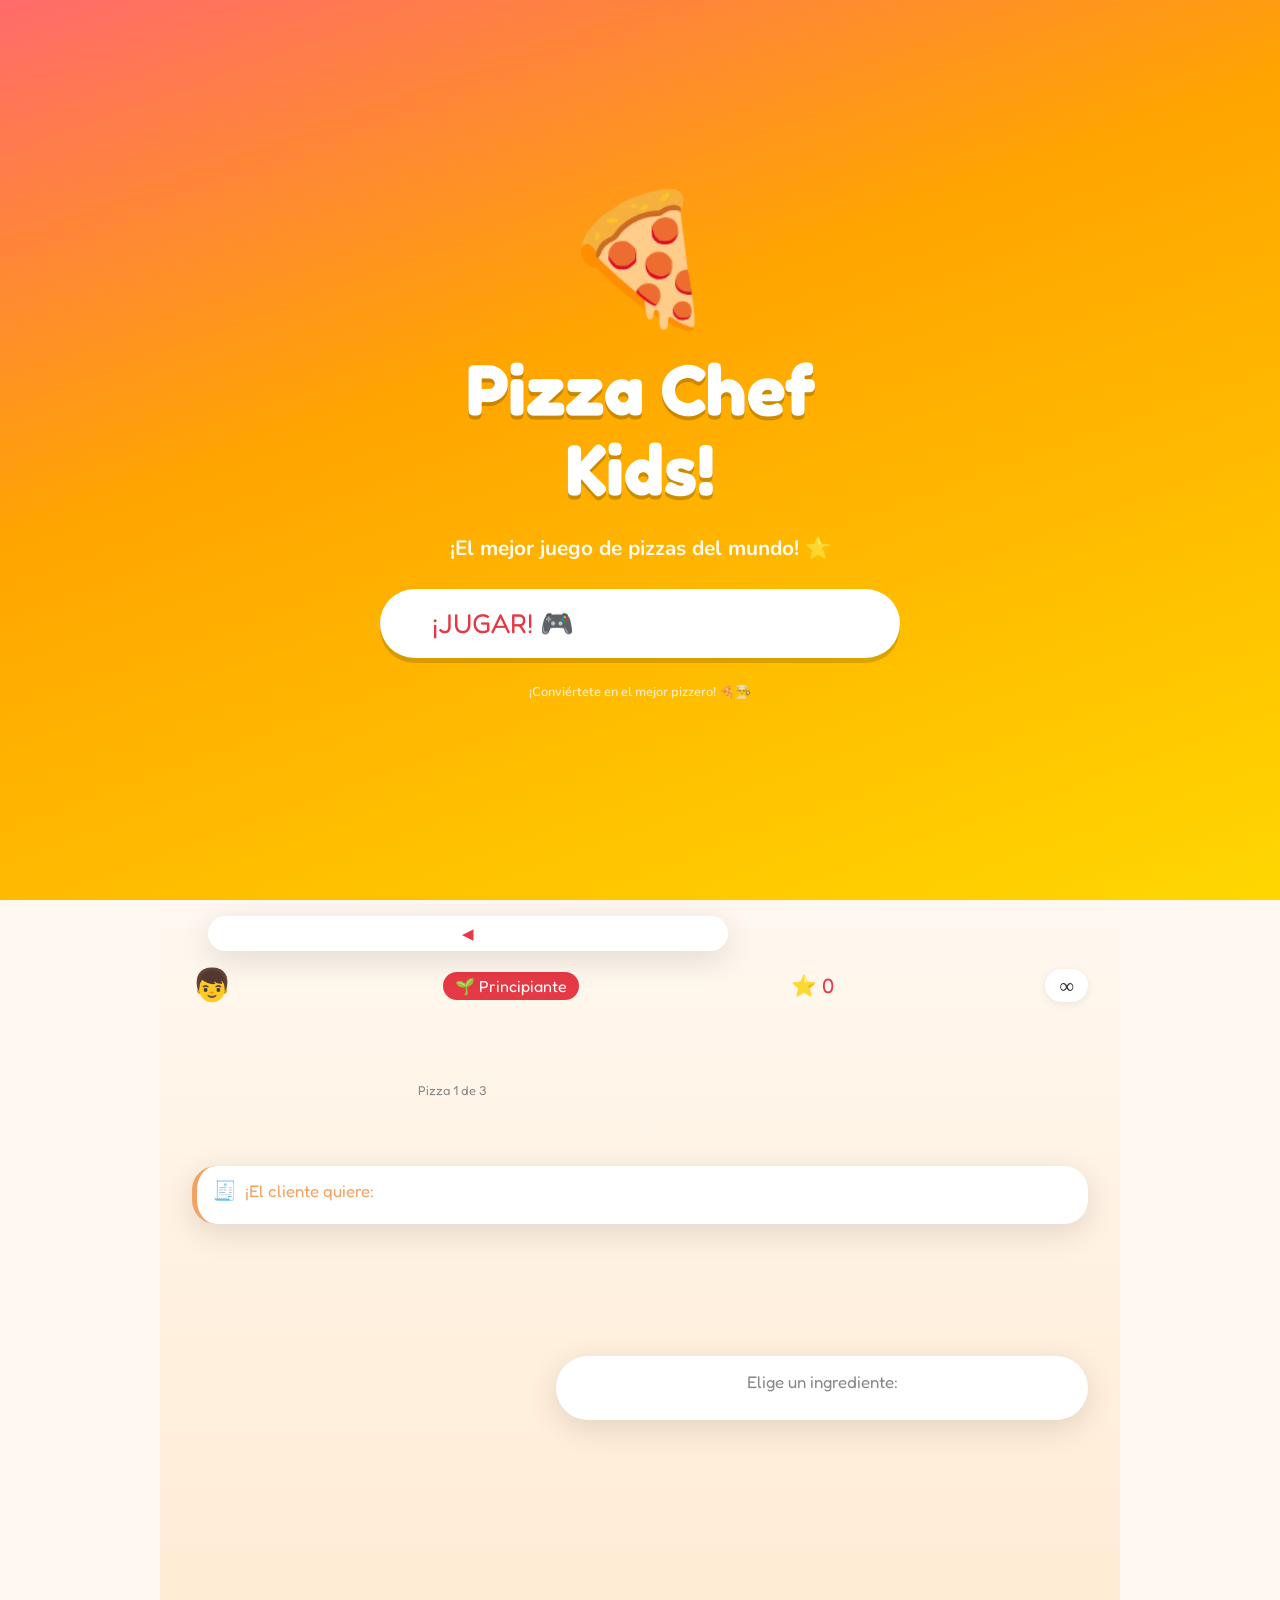
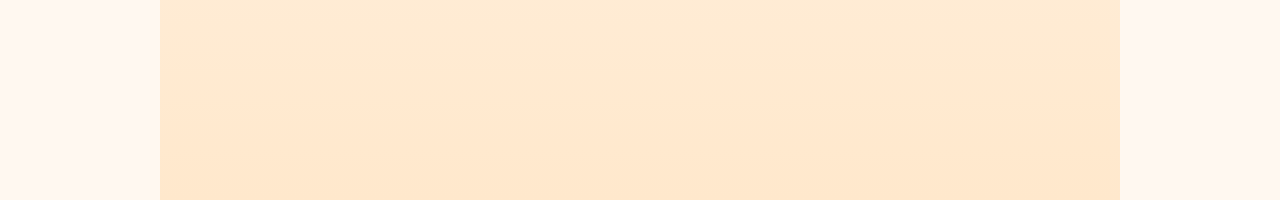
<file: index.html>
<!DOCTYPE html>
<html lang="es">

<head>
    <meta charset="UTF-8" />
    <meta name="viewport" content="width=device-width, initial-scale=1.0, maximum-scale=1.0, user-scalable=no" />
    <title>🍕 juego para cocinar pizzas!</title>
    <link rel="preconnect" href="https://fonts.googleapis.com" />
    <link rel="preconnect" href="https://fonts.gstatic.com" crossorigin />
    <link
        href="https://fonts.googleapis.com/css2?family=Fredoka+One&family=Nunito:wght@400;600;700;800;900&display=swap"
        rel="stylesheet" />
    <link rel="stylesheet" href="css/reset.css" />
    <link rel="stylesheet" href="css/variables.css" />
    <link rel="stylesheet" href="css/layout.css" />
    <link rel="stylesheet" href="css/screens.css" />
    <link rel="stylesheet" href="css/components.css" />
    <link rel="stylesheet" href="css/animations.css" />
    <link rel="stylesheet" href="css/responsive.css" />
</head>

<body>

    <div class="bg-floaties" id="floaties"></div>
    <div class="toast" id="toast"></div>

    <div class="oven-overlay" id="oven-overlay" style="display:none">
        <div class="oven-emoji">🫓</div>
        <div class="oven-text" id="oven-text">¡Horneando!</div>
        <div class="oven-bar-bg">
            <div class="oven-bar" id="oven-bar"></div>
        </div>
    </div>

    <!-- PANTALLA 1: TÍTULO -->
    <div class="screen active" id="screen-title">
        <div class="title-pizza">🍕</div>
        <h1 class="game-title">Pizza Chef<br />Kids!</h1>
        <p class="game-subtitle">¡El mejor juego de pizzas del mundo! 🌟</p>
        <button class="btn btn-start" onclick="goTo('character')">¡JUGAR! 🎮</button>
        <p class="title-hint">¡Conviértete en el mejor pizzero! 🍕👨‍🍳</p>
    </div>

    <!-- PANTALLA 2: PERSONAJE -->
    <div class="screen" id="screen-character">
        <button class="btn-back" onclick="goTo('title')">◀ Atrás</button>
        <h2 class="screen-heading">¿Quién eres tú? 👀</h2>
        <p class="screen-subheading">Elige tu chef favorito</p>
        <div class="characters-grid">
            <div class="char-card" onclick="selectChar(this,'👦','Marco','¡Le encanta la pizza!')" data-char="👦">
                <span class="char-emoji">👦</span>
                <div class="char-name">Marco</div>
                <div class="char-role">Chef Aventurero</div>
                <div class="char-desc">¡Le encanta la pizza!</div>
            </div>
            <div class="char-card" onclick="selectChar(this,'👧','Sofía','¡Ama las pizzas dulces!')" data-char="👧">
                <span class="char-emoji">👧</span>
                <div class="char-name">Sofía</div>
                <div class="char-role">Chef Creativa</div>
                <div class="char-desc">¡Ama las pizzas dulces!</div>
            </div>
            <div class="char-card" onclick="selectChar(this,'🧒','Leo','¡El rey de las especias!')" data-char="🧒">
                <span class="char-emoji">🧒</span>
                <div class="char-name">Leo</div>
                <div class="char-role">Chef Picante</div>
                <div class="char-desc">¡El rey de las especias!</div>
            </div>
            <div class="char-card" onclick="selectChar(this,'👩','Luna','¡Pizza = felicidad!')" data-char="👩">
                <span class="char-emoji">👩</span>
                <div class="char-name">Luna</div>
                <div class="char-role">Chef Perfeccionista</div>
                <div class="char-desc">¡Pizza = felicidad!</div>
            </div>
            <div class="char-card" onclick="selectChar(this,'🧑‍🍳','Suso','¡Maestro de los toppings locos!')" data-char="🧑‍🍳">
                <span class="char-emoji">🧑‍🍳</span>
                <div class="char-name">Suso</div>
                <div class="char-role">Chef Ingenioso</div>
                <div class="char-desc">¡Maestro de los toppings locos!</div>
            </div>
        </div>
        <button class="btn btn-yellow" id="btn-choose-char" onclick="goTo('level')" style="display:none">¡Elegir este!
            ✅</button>
    </div>

    <!-- PANTALLA 3: NIVEL -->
    <div class="screen" id="screen-level">
        <button class="btn-back" onclick="goTo('character')">◀ Atrás</button>
        <h2 class="screen-heading">Elige tu nivel 🏆</h2>
        <p class="screen-subheading">¿Cuánto sabes de pizzas?</p>
        <div class="levels-list">
            <div class="level-card" onclick="startGame(0)">
                <div class="level-icon">🌱</div>
                <div class="level-info">
                    <h3 class="level-name">Principiante</h3>
                    <p class="level-desc">Pizza simple · Sin tiempo · 2 ingredientes</p>
                    <p class="level-rounds">3 pizzas</p>
                </div>
                <div class="level-stars">⭐</div>
            </div>
            <div class="level-card" onclick="startGame(1)">
                <div class="level-icon">🍕</div>
                <div class="level-info">
                    <h3 class="level-name">Intermedio</h3>
                    <p class="level-desc">3 ingredientes · 60 segundos</p>
                    <p class="level-rounds">3 pizzas</p>
                </div>
                <div class="level-stars">⭐⭐</div>
            </div>
            <div class="level-card" onclick="startGame(2)">
                <div class="level-icon">🔥</div>
                <div class="level-info">
                    <h3 class="level-name">Avanzado</h3>
                    <p class="level-desc">4 ingredientes · 45 segundos</p>
                    <p class="level-rounds">3 pizzas</p>
                </div>
                <div class="level-stars">⭐⭐⭐</div>
            </div>
            <div class="level-card level-expert" onclick="startGame(3)">
                <div class="level-icon">👑</div>
                <div class="level-info">
                    <h3 class="level-name">Experto</h3>
                    <p class="level-desc">5 ingredientes · 30 segundos · ¡Trampa!</p>
                    <p class="level-rounds">4 pizzas</p>
                </div>
                <div class="level-stars">⭐⭐⭐⭐⭐</div>
            </div>
        </div>
    </div>

    <!-- PANTALLA 4: JUEGO -->
    <div class="screen" id="screen-game">
        <button class="btn-back" onclick="confirmBack()">◀</button>
        <div class="hud">
            <span class="hud-char" id="hud-char">👦</span>
            <span class="hud-level" id="hud-level">🌱 Principiante</span>
            <span class="hud-score" id="hud-score">⭐ 0</span>
            <span class="hud-timer" id="hud-timer">∞</span>
        </div>
        <div class="round-indicator" id="round-indicator">Pizza 1 de 3</div>
        <div class="order-card" id="order-card">
            <div class="order-header">
                <span class="order-icon">🧾</span>
                <span class="order-title">¡El cliente quiere:</span>
            </div>
            <div class="order-ingredients" id="order-ingredients"></div>
        </div>
        <div class="pizza-workspace" id="pizza-workspace">
            <div class="chef-badge" id="chef-badge" style="display:none">👨‍🍳</div>
        </div>
        <div class="steps-bar" id="steps-bar"></div>
        <div class="action-area">
            <div class="action-title" id="action-title">Elige un ingrediente:</div>
            <div class="ingredients-grid" id="ingredients-grid"></div>
            <div class="action-btns" id="action-btns" style="display:none">
                <button class="action-btn btn-bake" onclick="startBaking()">🔥 Hornear</button>
            </div>
            <div class="cut-controls" id="cut-controls" style="display:none">
                <div class="cut-info">
                    <span class="cut-icon">✂️</span>
                    <span class="slice-count" id="slice-count">0 porciones</span>
                </div>
                <div class="cut-btns">
                    <button class="action-btn btn-cut-now" onclick="autoCutPizza()">⚡ Cortar ya</button>
                    <button class="action-btn btn-reset-cut" onclick="resetCuts()">🔄 Borrar</button>
                    <button class="action-btn btn-serve btn-serve-cut" id="btn-serve-cut" onclick="serveCutPizza()" disabled>
                        ✅ Listo
                    </button>
                </div>
            </div>
            <div class="final-serve" id="final-serve" style="display:none">
                <button class="action-btn btn-serve btn-final-serve" onclick="finalServe()">
                    🍽️ ¡Servir al cliente!
                </button>
            </div>
        </div>
    </div>

    <!-- PANTALLA 5: RESULTADOS -->
    <div class="screen" id="screen-results">
        <div class="result-emoji" id="result-emoji">🎉</div>
        <h2 class="result-title" id="result-title">¡Perfecto!</h2>
        <div class="result-score" id="result-score">1000 pts</div>
        <div class="result-stars" id="result-stars">⭐⭐⭐</div>
        <div class="result-details" id="result-details"></div>
        <div class="result-btns">
            <button class="btn btn-white" onclick="goTo('level')">Volver a niveles</button>
            <button class="btn btn-yellow" onclick="replayLevel()">¡Otra vez! 🔄</button>
            <button class="btn btn-green" onclick="goTo('title')">🏠 Inicio</button>
        </div>
    </div>

    <script src="js/data.js"></script>
    <script src="js/pizza.js"></script>
    <script src="js/game.js"></script>
    <script src="js/ui.js"></script>
    <script src="js/main.js"></script>
</body>

</html>
</file>
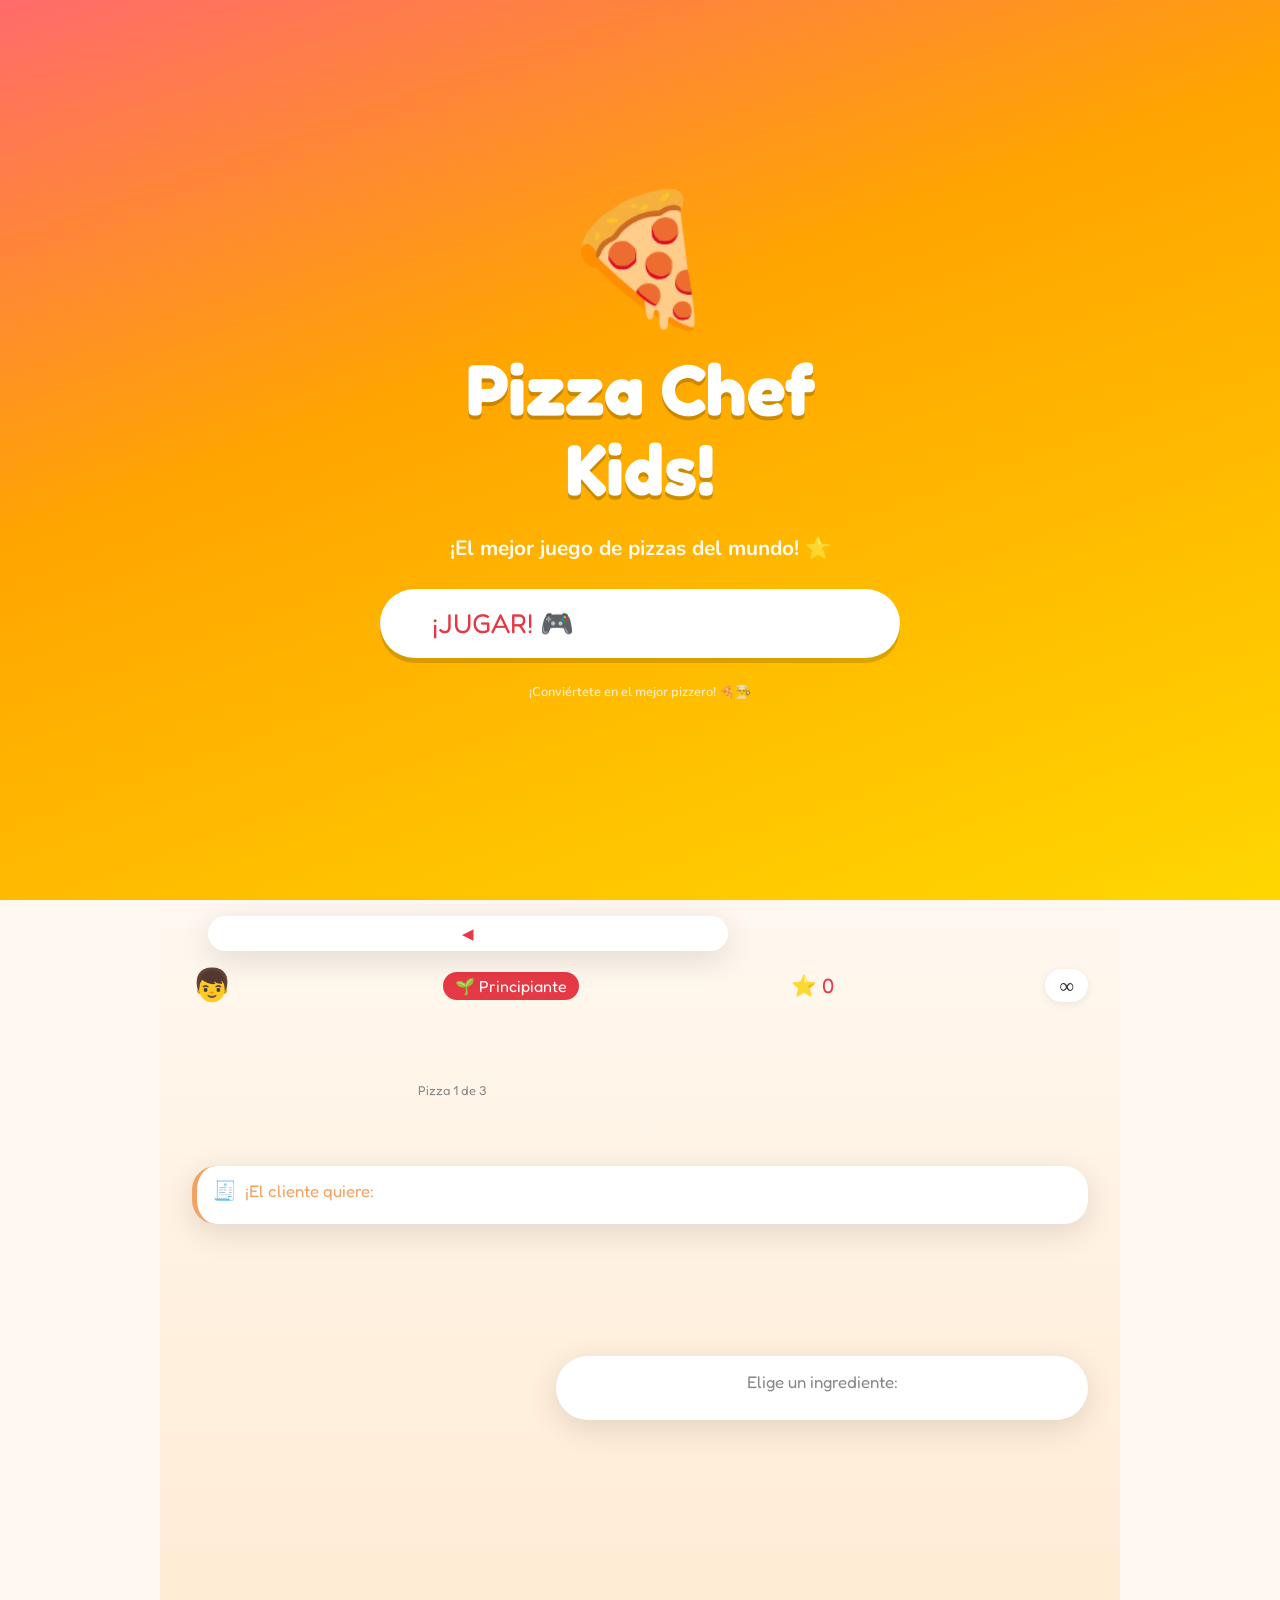
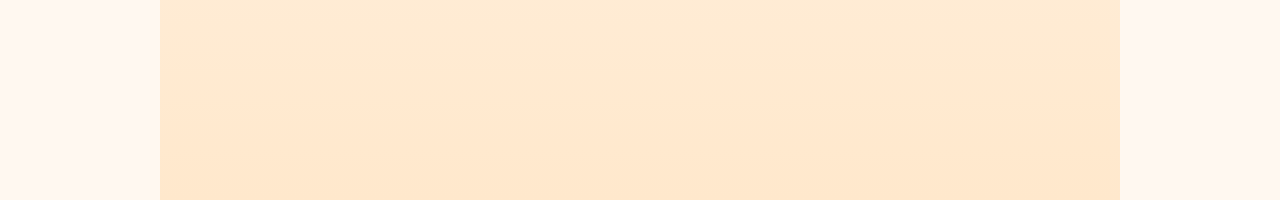
<file: index/index.html>
<!DOCTYPE html>
<html lang="es">
<head>
  <meta charset="UTF-8" />
  <meta name="viewport" content="width=device-width, initial-scale=1.0, maximum-scale=1.0, user-scalable=no" />
  <title>🍕 Pizza Chef Kids!</title>
  <link rel="preconnect" href="https://fonts.googleapis.com" />
  <link rel="preconnect" href="https://fonts.gstatic.com" crossorigin />
  <link href="https://fonts.googleapis.com/css2?family=Fredoka+One&family=Nunito:wght@400;600;700;800;900&display=swap" rel="stylesheet" />
  <link rel="stylesheet" href="../css/reset.css" />
  <link rel="stylesheet" href="../css/variables.css" />
  <link rel="stylesheet" href="../css/layout.css" />
  <link rel="stylesheet" href="../css/screens.css" />
  <link rel="stylesheet" href="../css/components.css" />
  <link rel="stylesheet" href="../css/animations.css" />
  <link rel="stylesheet" href="../css/responsive.css" />
</head>
<body>

  <div class="bg-floaties" id="floaties"></div>
  <div class="toast" id="toast"></div>

  <div class="oven-overlay" id="oven-overlay" style="display:none">
    <div class="oven-emoji">🫓</div>
    <div class="oven-text" id="oven-text">¡Horneando!</div>
    <div class="oven-bar-bg"><div class="oven-bar" id="oven-bar"></div></div>
  </div>

  <!-- PANTALLA 1: TÍTULO -->
  <div class="screen active" id="screen-title">
    <div class="title-pizza">🍕</div>
    <h1 class="game-title">Pizza Chef<br />Kids!</h1>
    <p class="game-subtitle">¡El mejor juego de pizzas del mundo! 🌟</p>
    <button class="btn btn-start" onclick="goTo('character')">¡JUGAR! 🎮</button>
    <p class="title-hint">¡Conviértete en el mejor pizzero! 🍕👨‍🍳</p>
  </div>

  <!-- PANTALLA 2: PERSONAJE -->
  <div class="screen" id="screen-character">
    <button class="btn-back" onclick="goTo('title')">◀ Atrás</button>
    <h2 class="screen-heading">¿Quién eres tú? 👀</h2>
    <p class="screen-subheading">Elige tu chef favorito</p>
    <div class="characters-grid">
      <div class="char-card" onclick="selectChar(this,'👦','Marco','¡Le encanta la pizza!')" data-char="👦">
        <span class="char-emoji">👦</span>
        <div class="char-name">Marco</div>
        <div class="char-role">Chef Aventurero</div>
        <div class="char-desc">¡Le encanta la pizza!</div>
      </div>
      <div class="char-card" onclick="selectChar(this,'👧','Sofía','¡Ama las pizzas dulces!')" data-char="👧">
        <span class="char-emoji">👧</span>
        <div class="char-name">Sofía</div>
        <div class="char-role">Chef Creativa</div>
        <div class="char-desc">¡Ama las pizzas dulces!</div>
      </div>
      <div class="char-card" onclick="selectChar(this,'🧒','Leo','¡El rey de las especias!')" data-char="🧒">
        <span class="char-emoji">🧒</span>
        <div class="char-name">Leo</div>
        <div class="char-role">Chef Picante</div>
        <div class="char-desc">¡El rey de las especias!</div>
      </div>
      <div class="char-card" onclick="selectChar(this,'👩','Luna','¡Pizza = felicidad!')" data-char="👩">
        <span class="char-emoji">👩</span>
        <div class="char-name">Luna</div>
        <div class="char-role">Chef Perfeccionista</div>
        <div class="char-desc">¡Pizza = felicidad!</div>
      </div>
      <div class="char-card" onclick="selectChar(this,'🧑‍🍳','Suso','¡Maestro de los toppings locos!')" data-char="🧑‍🍳">
        <span class="char-emoji">🧑‍🍳</span>
        <div class="char-name">Suso</div>
        <div class="char-role">Chef Ingenioso</div>
        <div class="char-desc">¡Maestro de los toppings locos!</div>
      </div>
    </div>
    <button class="btn btn-yellow" id="btn-choose-char" onclick="goTo('level')" style="display:none">¡Elegir este! ✅</button>
  </div>

  <!-- PANTALLA 3: NIVEL -->
  <div class="screen" id="screen-level">
    <button class="btn-back" onclick="goTo('character')">◀ Atrás</button>
    <h2 class="screen-heading">Elige tu nivel 🏆</h2>
    <p class="screen-subheading">¿Cuánto sabes de pizzas?</p>
    <div class="levels-list">
      <div class="level-card" onclick="startGame(0)">
        <div class="level-icon">🌱</div>
        <div class="level-info">
          <h3 class="level-name">Principiante</h3>
          <p class="level-desc">Pizza simple · Sin tiempo · 2 ingredientes</p>
          <p class="level-rounds">3 pizzas</p>
        </div>
        <div class="level-stars">⭐</div>
      </div>
      <div class="level-card" onclick="startGame(1)">
        <div class="level-icon">🍕</div>
        <div class="level-info">
          <h3 class="level-name">Intermedio</h3>
          <p class="level-desc">3 ingredientes · 60 segundos</p>
          <p class="level-rounds">3 pizzas</p>
        </div>
        <div class="level-stars">⭐⭐</div>
      </div>
      <div class="level-card" onclick="startGame(2)">
        <div class="level-icon">🔥</div>
        <div class="level-info">
          <h3 class="level-name">Avanzado</h3>
          <p class="level-desc">4 ingredientes · 45 segundos</p>
          <p class="level-rounds">3 pizzas</p>
        </div>
        <div class="level-stars">⭐⭐⭐</div>
      </div>
      <div class="level-card level-expert" onclick="startGame(3)">
        <div class="level-icon">👑</div>
        <div class="level-info">
          <h3 class="level-name">Experto</h3>
          <p class="level-desc">5 ingredientes · 30 segundos · ¡Trampa!</p>
          <p class="level-rounds">4 pizzas</p>
        </div>
        <div class="level-stars">⭐⭐⭐⭐⭐</div>
      </div>
    </div>
  </div>

  <!-- PANTALLA 4: JUEGO -->
  <div class="screen" id="screen-game">
    <button class="btn-back" onclick="confirmBack()">◀</button>
    <div class="hud">
      <span class="hud-char"  id="hud-char">👦</span>
      <span class="hud-level" id="hud-level">🌱 Principiante</span>
      <span class="hud-score" id="hud-score">⭐ 0</span>
      <span class="hud-timer" id="hud-timer">∞</span>
    </div>
    <div class="round-indicator" id="round-indicator">Pizza 1 de 3</div>
    <div class="order-card">
      <div class="order-header">
        <span class="order-icon">🧾</span>
        <span class="order-title">¡El cliente quiere:</span>
      </div>
      <div class="order-ingredients" id="order-ingredients"></div>
    </div>
    <div class="pizza-workspace" id="pizza-workspace">
      <div class="chef-badge" id="chef-badge" style="display:none">👨‍🍳</div>
    </div>
    <div class="steps-bar" id="steps-bar"></div>
    <div class="action-area">
      <div class="action-title" id="action-title">Elige un ingrediente:</div>
      <div class="ingredients-grid" id="ingredients-grid"></div>
      <div class="action-btns" id="action-btns" style="display:none">
        <button class="action-btn btn-bake" onclick="startBaking()">🔥 Hornear</button>
      </div>
      <div class="cut-controls" id="cut-controls" style="display:none">
        <div class="cut-info">
          <span class="cut-icon">✂️</span>
          <span class="slice-count" id="slice-count">0 porciones</span>
        </div>
        <div class="cut-btns">
          <button class="action-btn btn-cut-now" onclick="autoCutPizza()">⚡ Cortar ya</button>
          <button class="action-btn btn-reset-cut" onclick="resetCuts()">🔄 Borrar</button>
          <button class="action-btn btn-serve btn-serve-cut" id="btn-serve-cut" onclick="serveCutPizza()" disabled>
            ✅ Listo
          </button>
        </div>
      </div>
      <div class="final-serve" id="final-serve" style="display:none">
        <button class="action-btn btn-serve btn-final-serve" onclick="finalServe()">
          🍽️ ¡Servir al cliente!
        </button>
      </div>
    </div>
  </div>

  <!-- PANTALLA 5: RESULTADOS -->
  <div class="screen" id="screen-results">
    <div class="result-emoji" id="result-emoji">🎉</div>
    <h2 class="result-title" id="result-title">¡Perfecto!</h2>
    <div class="result-score" id="result-score">1000 pts</div>
    <div class="result-stars" id="result-stars">⭐⭐⭐</div>
    <div class="result-details" id="result-details"></div>
    <div class="result-btns">
      <button class="btn btn-white"  onclick="goTo('level')">Volver a niveles</button>
      <button class="btn btn-yellow" onclick="replayLevel()">¡Otra vez! 🔄</button>
      <button class="btn btn-green"  onclick="goTo('title')">🏠 Inicio</button>
    </div>
  </div>

  <script src="../js/data.js"></script>
  <script src="../js/pizza.js"></script>
  <script src="../js/game.js"></script>
  <script src="../js/ui.js"></script>
  <script src="../js/main.js"></script>
</body>
</html>
</file>
<file: css/variables.css>
:root {
  --tomato:#E63946;      --tomato-dark:#C1121F;
  --orange:#F4A261;      --orange-dark:#E07B3B;
  --yellow:#F9C74F;      --yellow-dark:#E0A800;
  --green:#52B788;       --green-dark:#2D6A4F;
  --sky:#48CAE4;
  --purple:#9B5DE5;
  --pink:#F72585;
  --crust:#D4A574;       --crust-dark:#B8855A;
  --crust-edge:#C49060;
  --cheese:#FFD166;
  --bg:#FFF8F0;          --bg-alt:#FFE8CC;
  --card:#FFFFFF;
  --text:#2D2D2D;        --text-muted:#888888;
  --border:#EEEEEE;
  --shadow-sm:0 2px 8px rgba(0,0,0,0.08);
  --shadow:0 8px 32px rgba(0,0,0,0.12);
  --shadow-lg:0 16px 48px rgba(0,0,0,0.16);
  --shadow-btn:0 5px 0 rgba(0,0,0,0.15);
  --shadow-btn-sm:0 3px 0 rgba(0,0,0,0.12);
  --radius-sm:8px; --radius:16px; --radius-lg:24px;
  --radius-xl:32px; --radius-full:9999px;
  --font-display:'Fredoka One',cursive;
  --font-body:'Nunito',sans-serif;
  --transition-fast:0.15s ease;
  --transition:0.25s ease;
  --transition-bounce:0.3s cubic-bezier(0.34,1.56,0.64,1);
  --pizza-size:220px;
  --z-overlay:50; --z-toast:100; --z-confetti:200;
}
</file>
<file: css/layout.css>
.screen { display:none; position:relative; z-index:1; min-height:100vh; width:100%; padding:24px 16px; }
.screen.active { display:flex; flex-direction:column; align-items:center; }
.screen > * { width:100%; max-width:520px; }

.hud {
  display:flex; justify-content:space-between; align-items:center;
  width:100%; max-width:520px; padding:8px 0;
  margin-bottom:8px; gap:8px; flex-wrap:wrap;
}
.round-indicator {
  font-family:var(--font-display); font-size:0.8rem;
  color:var(--text-muted); text-align:center; margin-bottom:8px;
}
.order-card {
  background:var(--card); border-radius:var(--radius-lg);
  padding:12px 16px; width:100%; max-width:520px;
  margin-bottom:12px; box-shadow:var(--shadow);
  border-left:5px solid var(--orange);
}
.order-header { display:flex; align-items:center; gap:8px; margin-bottom:8px; }
.pizza-workspace {
  position:relative; width:var(--pizza-size); height:var(--pizza-size);
  margin:0 auto 12px; flex-shrink:0;
}
.steps-bar {
  display:flex; gap:8px; justify-content:center;
  width:100%; max-width:520px; margin-bottom:12px;
}
.action-area {
  width:100%; max-width:520px; background:var(--card);
  border-radius:var(--radius-xl); padding:16px;
  box-shadow:var(--shadow); margin-bottom:16px;
}
.characters-grid {
  display:grid; grid-template-columns:repeat(2,1fr);
  gap:16px; width:100%; max-width:480px; margin:8px 0;
}
.levels-list { display:flex; flex-direction:column; gap:12px; width:100%; max-width:480px; }
.result-btns { display:flex; gap:12px; flex-wrap:wrap; justify-content:center; margin-top:8px; }

.bg-floaties {
  position:fixed; top:0; left:0; width:100%; height:100%;
  pointer-events:none; z-index:0; overflow:hidden;
}
.floatie { position:absolute; opacity:0.08; animation:floatUp 12s linear infinite; user-select:none; }

.oven-overlay {
  position:fixed; top:0; left:0; width:100%; height:100%;
  background:rgba(0,0,0,0.75); z-index:var(--z-overlay);
  display:flex; flex-direction:column; align-items:center; justify-content:center; gap:24px;
}
.oven-bar-bg {
  width:min(260px,70vw); height:20px;
  background:rgba(255,255,255,0.2); border-radius:var(--radius-full); overflow:hidden;
}
.oven-bar {
  height:100%; background:linear-gradient(90deg,var(--orange),var(--tomato));
  border-radius:var(--radius-full); width:0%; transition:width 0.1s linear;
}
.confetti-piece {
  position:fixed; z-index:var(--z-confetti);
  pointer-events:none; animation:confettiFall 2s ease-in forwards; border-radius:2px;
}
</file>
<file: css/screens.css>
#screen-title {
  background:linear-gradient(160deg,#FF6B6B 0%,#FFA500 40%,#FFD700 100%);
  justify-content:center; gap:24px; text-align:center;
}
.title-pizza { font-size:clamp(4rem,15vw,8rem); animation:bounceSpin 2s ease-in-out infinite; line-height:1; }
.game-title  { font-family:var(--font-display); font-size:clamp(2.5rem,10vw,4rem); color:white; text-shadow:0 4px 0 rgba(0,0,0,0.2); line-height:1.1; }
.game-subtitle { font-size:clamp(1rem,3.5vw,1.3rem); color:rgba(255,255,255,0.95); font-weight:700; }
.title-hint    { font-size:0.8rem; color:rgba(255,255,255,0.75); font-weight:600; }

#screen-character { background:linear-gradient(160deg,#48CAE4 0%,#ADE8F4 100%); gap:16px; padding-top:60px; }
#screen-level     { background:linear-gradient(160deg,#52B788 0%,#95D5B2 100%); gap:16px; padding-top:60px; }
#screen-game {
  background:linear-gradient(180deg,var(--bg) 0%,var(--bg-alt) 100%);
  gap:0; padding:12px; padding-top:50px; align-items:center;
}
#screen-results {
  background:linear-gradient(160deg,#F72585 0%,#B5179E 50%,#7209B7 100%);
  justify-content:center; gap:24px; text-align:center;
}

.result-emoji   { font-size:clamp(3.5rem,12vw,5.5rem); animation:bounceSpin 1.5s ease-in-out infinite; }
.result-title   { font-family:var(--font-display); font-size:clamp(2rem,7vw,2.8rem); color:white; text-shadow:0 3px 0 rgba(0,0,0,0.2); }
.result-score   { font-family:var(--font-display); font-size:clamp(3rem,10vw,4.5rem); color:var(--yellow); text-shadow:0 4px 0 rgba(0,0,0,0.2); }
.result-stars   { font-size:clamp(1.8rem,6vw,2.5rem); letter-spacing:4px; }
.result-details { background:rgba(255,255,255,0.15); border-radius:var(--radius-lg); padding:16px 24px; color:white; font-size:clamp(0.82rem,2.5vw,1rem); font-weight:700; line-height:1.8; }

.screen-heading    { font-family:var(--font-display); font-size:clamp(1.8rem,6vw,2.5rem); color:white; text-shadow:0 3px 0 rgba(0,0,0,0.15); text-align:center; }
.screen-subheading { font-size:0.8rem; color:rgba(255,255,255,0.85); font-weight:700; text-align:center; }
</file>
<file: css/components.css>
.btn {
  font-family:var(--font-display); font-size:clamp(1rem,3.5vw,1.2rem);
  padding:14px 32px; border-radius:var(--radius-full);
  box-shadow:var(--shadow-btn); cursor:pointer;
  transition:transform var(--transition-fast),box-shadow var(--transition-fast);
  display:inline-flex; align-items:center; gap:8px; white-space:nowrap;
  -webkit-tap-highlight-color:transparent;
}
.btn:hover  { transform:translateY(-3px); box-shadow:0 8px 0 rgba(0,0,0,0.15); }
.btn:active { transform:translateY(2px);  box-shadow:0 2px 0 rgba(0,0,0,0.15); }
.btn-start  { background:white; color:var(--tomato); font-size:clamp(1.2rem,4vw,1.7rem); padding:18px 52px; }
.btn-yellow { background:var(--yellow); color:#333; }
.btn-white  { background:white; color:var(--purple); }
.btn-green  { background:var(--green); color:white; }

.btn-back {
  position:absolute; top:16px; left:16px;
  font-family:var(--font-display); font-size:0.95rem;
  background:white; color:var(--tomato); border-radius:var(--radius-full);
  padding:8px 18px; box-shadow:var(--shadow); z-index:10;
  transition:transform var(--transition-fast); cursor:pointer;
  -webkit-tap-highlight-color:transparent;
}
.btn-back:hover { transform:translateX(-3px); }

.char-card {
  background:var(--card); border-radius:var(--radius-xl); padding:24px 12px;
  text-align:center; cursor:pointer; box-shadow:var(--shadow);
  border:4px solid transparent;
  transition:transform var(--transition),border-color var(--transition);
  -webkit-tap-highlight-color:transparent;
}
.char-card:hover    { transform:translateY(-6px) scale(1.03); }
.char-card.selected { border-color:var(--tomato); background:#FFF0F0; transform:scale(1.06); }
.char-emoji { font-size:clamp(2.5rem,8vw,3.8rem); display:block; margin-bottom:8px; }
.char-name  { font-family:var(--font-display); font-size:clamp(1rem,3.5vw,1.3rem); color:var(--text); }
.char-role  { font-size:0.65rem; color:var(--orange); font-weight:800; margin-top:2px; }
.char-desc  { font-size:0.65rem; color:var(--text-muted); margin-top:4px; }

.level-card {
  background:var(--card); border-radius:var(--radius-lg); padding:16px 20px;
  display:flex; align-items:center; gap:16px; cursor:pointer;
  box-shadow:var(--shadow); border:3px solid transparent;
  transition:transform var(--transition),border-color var(--transition);
  -webkit-tap-highlight-color:transparent;
}
.level-card:hover  { transform:translateX(6px); border-color:var(--green); }
.level-card:active { transform:scale(0.98); }
.level-card.level-expert { border-color:rgba(251,188,4,0.4); background:linear-gradient(135deg,#FFFDF0,#FFF8E0); }
.level-icon   { font-size:clamp(2rem,7vw,2.8rem); flex-shrink:0; }
.level-info   { flex:1; min-width:0; }
.level-name   { font-family:var(--font-display); font-size:clamp(1.1rem,4vw,1.4rem); color:var(--text); }
.level-desc   { font-size:clamp(0.72rem,2.2vw,0.85rem); color:var(--text-muted); margin-top:2px; }
.level-rounds { font-size:0.65rem; color:var(--orange); font-weight:800; margin-top:3px; }
.level-stars  { font-size:clamp(1rem,3.5vw,1.3rem); flex-shrink:0; }

.hud-char  { font-size:clamp(1.4rem,5vw,2rem); flex-shrink:0; }
.hud-level { font-family:var(--font-display); font-size:clamp(0.75rem,2.5vw,1rem); background:var(--tomato); color:white; padding:4px 12px; border-radius:var(--radius-full); flex-shrink:0; }
.hud-score { font-family:var(--font-display); font-size:clamp(1rem,3.5vw,1.3rem); color:var(--tomato); flex-shrink:0; }
.hud-timer { font-family:var(--font-display); font-size:clamp(1rem,3.5vw,1.3rem); color:var(--text); background:var(--card); border-radius:var(--radius-full); padding:4px 14px; box-shadow:var(--shadow-sm); flex-shrink:0; }
.hud-timer.urgent { color:var(--tomato); animation:urgentPulse 0.5s ease-in-out infinite; }

.order-title { font-family:var(--font-display); font-size:clamp(0.9rem,3vw,1.05rem); color:var(--orange); }
.order-icon  { font-size:1.2rem; }
.order-ingredients { display:flex; flex-wrap:wrap; gap:8px; }
.order-ing   { background:#F5F5F5; border-radius:var(--radius-full); padding:4px 12px; font-size:clamp(0.72rem,2.5vw,0.88rem); font-weight:700; color:#555; border:2px solid transparent; transition:all var(--transition); }
.order-ing.done { background:#DCFCE7; border-color:var(--green); color:var(--green-dark); }

.step-dot {
  width:clamp(30px,9vw,40px); height:clamp(30px,9vw,40px); border-radius:50%;
  background:#DDD; display:flex; align-items:center; justify-content:center;
  font-size:clamp(0.9rem,3vw,1.1rem); border:3px solid transparent;
  transition:all var(--transition-bounce); flex-shrink:0;
}
.step-dot.active { background:var(--orange); border-color:var(--crust-dark); transform:scale(1.25); }
.step-dot.done   { background:var(--green);  border-color:var(--green-dark); }

.action-title { font-family:var(--font-display); font-size:clamp(0.9rem,3vw,1.05rem); color:var(--text-muted); margin-bottom:12px; text-align:center; }

.ingredients-grid { display:grid; grid-template-columns:repeat(4,1fr); gap:8px; }
.ing-btn {
  background:#F8F8F8; border:3px solid var(--border); border-radius:var(--radius);
  padding:10px 4px; cursor:pointer; text-align:center;
  transition:all var(--transition-fast);
  display:flex; flex-direction:column; align-items:center; gap:3px;
  min-height:72px; justify-content:center;
  -webkit-tap-highlight-color:transparent;
}
.ing-btn:hover  { background:#FFF0E0; border-color:var(--orange); transform:scale(1.07); }
.ing-btn:active { transform:scale(0.94); }
.ing-btn.wrong   { animation:shakeBtn 0.4s ease; background:#FFE5E5; border-color:var(--tomato); }
.ing-btn.correct { background:#E8FFE8; border-color:var(--green); }
.ing-emoji { font-size:clamp(1.5rem,5vw,2rem); line-height:1; }
.ing-name  { font-size:clamp(0.58rem,1.8vw,0.68rem); font-weight:700; color:#666; }

.action-btns { display:flex; gap:8px; justify-content:center; margin-top:12px; flex-wrap:wrap; }
.action-btn {
  font-family:var(--font-display); font-size:clamp(0.9rem,3vw,1.05rem);
  padding:11px 20px; border-radius:var(--radius-full);
  box-shadow:var(--shadow-btn-sm); cursor:pointer;
  transition:transform var(--transition-fast),box-shadow var(--transition-fast);
  -webkit-tap-highlight-color:transparent;
}
.action-btn:hover  { transform:translateY(-2px); box-shadow:0 6px 0 rgba(0,0,0,0.15); }
.action-btn:active { transform:translateY(1px); }
.btn-bake      { background:var(--tomato); color:white; }
.btn-cut-now   { background:#ff9f1c; color:white; }
.btn-serve     { background:var(--green);  color:white; }
.btn-reset-cut { background:#888; color:white; }

/* CUT CONTROLS */
.cut-controls {
  display:flex; flex-direction:column; align-items:center;
  gap:12px; margin-top:10px; padding:12px;
  background:linear-gradient(135deg,#FFF8E0,#FFF0CC);
  border-radius:var(--radius-lg); border:2px dashed var(--orange);
}
.cut-info {
  display:flex; align-items:center; gap:10px;
  font-family:var(--font-display); font-size:clamp(1rem,3.5vw,1.2rem); color:var(--text);
}
.cut-icon   { font-size:1.6rem; animation:cutWiggle 1s ease-in-out infinite; }
.slice-count {
  background:var(--orange); color:white;
  padding:4px 14px; border-radius:var(--radius-full);
  font-size:clamp(0.85rem,3vw,1rem); min-width:100px; text-align:center;
}
.cut-btns { display:flex; gap:10px; justify-content:center; flex-wrap:wrap; }
.btn-serve-cut:disabled { opacity:0.4; cursor:not-allowed; transform:none !important; }

/* FINAL SERVE */
.final-serve { display:flex; justify-content:center; margin-top:12px; }
.btn-final-serve {
  font-size:clamp(1rem,3.5vw,1.2rem); padding:14px 32px;
  animation:pulseGreen 1.2s ease-in-out infinite;
}
@keyframes pulseGreen {
  0%,100% { box-shadow:0 5px 0 rgba(0,0,0,0.15),0 0 0 0 rgba(82,183,136,0.4); }
  50%     { box-shadow:0 5px 0 rgba(0,0,0,0.15),0 0 0 10px rgba(82,183,136,0); }
}

.topping-on-pizza { position:absolute; pointer-events:none; animation:popIn var(--transition-bounce); line-height:1; }
.chef-badge { position:absolute; top:-12px; right:-12px; font-size:clamp(1.5rem,5vw,2rem); animation:bounceSpin 2s ease-in-out infinite; z-index:5; }

.oven-emoji { font-size:clamp(4rem,15vw,7rem); animation:ovenGlow 1s ease-in-out infinite alternate; line-height:1; }
.oven-text  { font-family:var(--font-display); font-size:clamp(1.4rem,5vw,2rem); color:white; text-align:center; }

.toast {
  position:fixed; top:20px; left:50%;
  transform:translateX(-50%) translateY(-90px);
  background:var(--card); border-radius:var(--radius-xl);
  padding:12px 24px; font-family:var(--font-display);
  font-size:clamp(1rem,4vw,1.2rem); box-shadow:var(--shadow-lg);
  z-index:var(--z-toast);
  transition:transform 0.4s cubic-bezier(0.34,1.56,0.64,1);
  pointer-events:none; white-space:nowrap; max-width:90vw;
}
.toast.show { transform:translateX(-50%) translateY(0); }
.toast.good { color:var(--green-dark); border-left:4px solid var(--green); }
.toast.bad  { color:var(--tomato);     border-left:4px solid var(--tomato); }
</file>
<file: css/animations.css>
@keyframes floatUp {
  from { transform:translateY(110vh) rotate(0deg); opacity:0.08; }
  to   { transform:translateY(-10vh) rotate(360deg); opacity:0; }
}
@keyframes bounceSpin {
  0%,100% { transform:translateY(0) rotate(-5deg) scale(1); }
  50%     { transform:translateY(-15px) rotate(5deg) scale(1.1); }
}
@keyframes ovenGlow {
  from { filter:drop-shadow(0 0 8px orange); }
  to   { filter:drop-shadow(0 0 28px red) drop-shadow(0 0 6px yellow); }
}
@keyframes popIn {
  from { transform:scale(0) rotate(-20deg); opacity:0; }
  to   { transform:scale(1) rotate(0deg);   opacity:1; }
}
@keyframes shakeBtn {
  0%,100% { transform:translateX(0); }
  20%     { transform:translateX(-7px) rotate(-3deg); }
  40%     { transform:translateX(7px)  rotate(3deg); }
  60%     { transform:translateX(-5px); }
  80%     { transform:translateX(5px); }
}
@keyframes urgentPulse {
  0%,100% { transform:scale(1); }
  50%     { transform:scale(1.12); }
}
@keyframes confettiFall {
  0%   { transform:translateY(-10px) rotate(0deg); opacity:1; }
  100% { transform:translateY(110vh) rotate(720deg); opacity:0; }
}
@keyframes fadeIn {
  from { opacity:0; }
  to   { opacity:1; }
}
@keyframes cutWiggle {
  0%,100% { transform:rotate(-10deg) scale(1); }
  50%     { transform:rotate(10deg) scale(1.15); }
}
@keyframes cutFlash {
  0%  { filter:brightness(1); }
  50% { filter:brightness(1.4) drop-shadow(0 0 8px gold); }
  100%{ filter:brightness(1); }
}
.screen.active { animation:fadeIn 0.3s ease; }
</file>
<file: css/responsive.css>
@media (max-width:359px) {
  :root { --pizza-size:170px; }
  .char-card { padding:12px 8px; }
  .ingredients-grid { gap:4px; }
  .ing-btn { padding:7px 2px; min-height:60px; border-radius:8px; }
  .action-btn { padding:9px 14px; font-size:0.8rem; }
  .hud-level { font-size:0.68rem; padding:3px 8px; }
  .order-card { padding:8px 12px; }
  .action-area { padding:12px; }
}
@media (min-width:360px) and (max-width:479px) {
  :root { --pizza-size:200px; }
  .ing-btn { padding:8px 3px; min-height:65px; }
}
@media (min-width:480px) and (max-width:767px) {
  :root { --pizza-size:230px; }
  .characters-grid { grid-template-columns:repeat(2,1fr); max-width:400px; }
}
@media (min-width:768px) {
  :root { --pizza-size:260px; }
  .screen { padding:32px 24px; }
  #screen-game { padding-top:56px; }
  .game-title { font-size:4.5rem; }
  .characters-grid { grid-template-columns:repeat(4,1fr); max-width:560px; }
  .levels-list { max-width:560px; }
  #screen-game {
    display:grid; grid-template-columns:1fr 1fr;
    align-items:start; gap:12px 24px;
    padding-left:32px; padding-right:32px;
  }
  #screen-game .btn-back        { grid-column:1/-1; }
  #screen-game .hud             { grid-column:1/-1; max-width:100%; }
  #screen-game .round-indicator { grid-column:1/-1; }
  #screen-game .order-card      { grid-column:1/-1; max-width:100%; }
  #screen-game .pizza-workspace { grid-column:1; grid-row:5; align-self:center; justify-self:center; }
  #screen-game .steps-bar       { grid-column:1; grid-row:6; }
  #screen-game .action-area     { grid-column:2; grid-row:5/7; align-self:start; margin-bottom:0; max-width:100%; }
  .ing-btn { min-height:80px; }
}
@media (min-width:1024px) {
  :root { --pizza-size:300px; }
  .screen { padding:48px 32px; }
  .characters-grid { max-width:600px; gap:32px; }
  .levels-list { max-width:600px; }
  .level-name { font-size:1.5rem; }
  #screen-game { grid-template-columns:340px 1fr; max-width:960px; margin:0 auto; width:100%; }
  .ing-btn { min-height:90px; padding:14px 8px; }
  .ing-emoji { font-size:2.2rem; }
}
@media (max-height:600px) and (orientation:landscape) {
  :root { --pizza-size:160px; }
  .title-pizza { font-size:3rem; }
  .game-title  { font-size:2.2rem; }
  #screen-game {
    display:grid; grid-template-columns:200px 1fr;
    padding:48px 16px 16px; gap:8px 12px;
  }
  #screen-game .btn-back        { grid-column:1/-1; }
  #screen-game .hud             { grid-column:1/-1; max-width:100%; }
  #screen-game .round-indicator { grid-column:1/-1; }
  #screen-game .order-card      { grid-column:1/-1; max-width:100%; }
  #screen-game .pizza-workspace { grid-column:1; grid-row:5; justify-self:center; }
  #screen-game .steps-bar       { grid-column:1; grid-row:6; }
  #screen-game .action-area     { grid-column:2; grid-row:5/7; align-self:start; }
  .characters-grid { grid-template-columns:repeat(4,1fr); }
}
</file>
